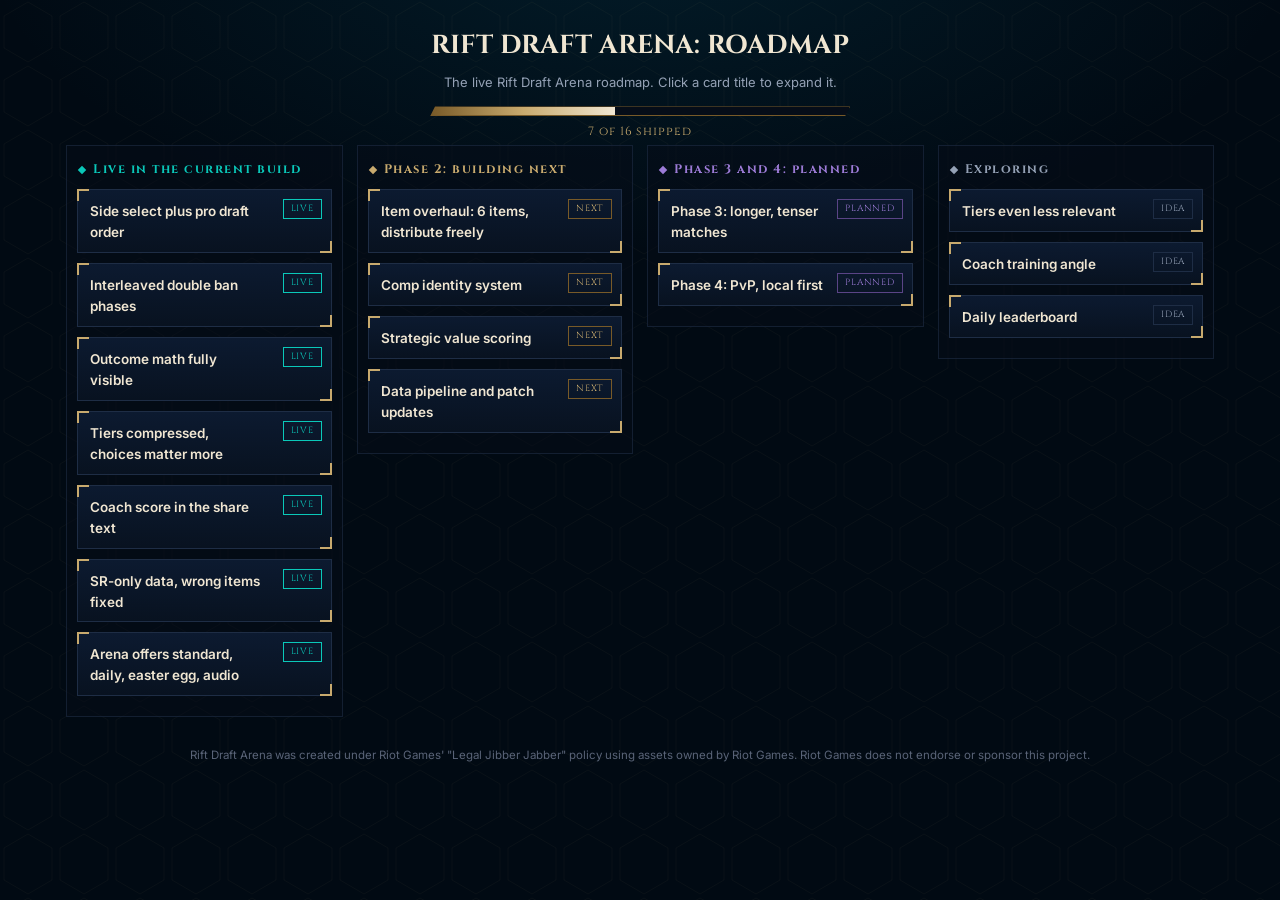
<file: roadmap.html>
<!DOCTYPE html>
<html lang="en">
<head>
<meta charset="UTF-8">
<meta name="viewport" content="width=device-width, initial-scale=1.0">
<title>Rift Draft Arena: Roadmap</title>
<link rel="preconnect" href="https://fonts.googleapis.com">
<link rel="preconnect" href="https://fonts.gstatic.com" crossorigin>
<link href="https://fonts.googleapis.com/css2?family=Cinzel:wght@600;700&family=Inter:wght@400;500;600&display=swap" rel="stylesheet">
<style>
:root{
  --bg:#010A13;--panel:#0A1428;--panel2:#060D18;--line:#1E2D45;
  --gold:#C8AA6E;--gold-bright:#F0E6D2;--gold-dim:#785A28;
  --blue:#0AC8B9;--red:#E84057;--purple:#9c7bd6;--text:#94A1B5;
}
*{box-sizing:border-box;margin:0;padding:0}
body{font-family:'Inter',system-ui,sans-serif;background:
  radial-gradient(1100px 540px at 50% -8%, rgba(10,110,140,.18), rgba(1,10,19,0) 60%),var(--bg);
  color:#C4CEDC;font-size:14px;line-height:1.55;min-height:100vh;padding-bottom:60px}
body::before{content:"";position:fixed;inset:0;pointer-events:none;
  background:url('data:image/svg+xml;utf8,<svg xmlns="http://www.w3.org/2000/svg" width="56" height="64" viewBox="0 0 56 64"><path d="M28 2 52 16v32L28 62 4 48V16Z" fill="none" stroke="%23C8AA6E" stroke-opacity="0.045"/></svg>') repeat}
.wrap{max-width:1180px;margin:0 auto;padding:26px 16px;position:relative}
h1{font-family:'Cinzel',serif;color:var(--gold-bright);font-size:26px;text-align:center}
.sub{text-align:center;color:var(--text);margin:6px 0 4px;font-size:13px}
.progress{max-width:420px;margin:14px auto 4px;text-align:center}
.pbar{height:10px;background:var(--panel2);border:1px solid var(--gold-dim);clip-path:polygon(5px 0,100% 0,calc(100% - 5px) 100%,0 100%)}
.pbar i{display:block;height:100%;background:linear-gradient(90deg,#785A28,#C8AA6E,#F0E6D2);transition:width .4s}
.pct{font-family:'Cinzel',serif;color:var(--gold);font-size:12px;margin-top:6px;letter-spacing:.08em}
.toolbar{display:flex;gap:10px;justify-content:center;flex-wrap:wrap;margin:16px 0 22px}
.btn{font-family:'Cinzel',serif;font-size:11px;letter-spacing:.1em;text-transform:uppercase;
  background:linear-gradient(180deg,#10243c,#0a1626);border:1px solid var(--gold-dim);color:#CDBE91;
  padding:9px 18px;cursor:pointer;transition:all .15s}
.btn:hover{border-color:var(--gold);color:var(--gold-bright);box-shadow:0 0 12px rgba(200,170,110,.3)}
.btn.ghost{background:linear-gradient(180deg,#0b1626,#070f1c);border-color:var(--line);color:var(--text)}
.btn.ghost:hover{border-color:var(--gold-dim);color:var(--gold-bright)}
.btn.tiny{padding:4px 9px;font-size:10px;letter-spacing:.06em}
.cols{display:grid;grid-template-columns:repeat(auto-fit,minmax(260px,1fr));gap:14px;align-items:start}
.col{background:rgba(6,13,24,.5);border:1px solid rgba(30,45,69,.6);padding:10px;min-height:140px;transition:outline .1s;outline:1px dashed transparent}
.col.dragover{outline:1px dashed var(--gold);background:rgba(200,170,110,.04)}
.col h2{font-family:'Cinzel',serif;font-size:12.5px;letter-spacing:.12em;margin:4px 2px 10px;display:flex;align-items:center;gap:8px}
.col h2::before{content:"";width:6px;height:6px;transform:rotate(45deg);background:currentColor;flex:none}
.col[data-s="done"] h2{color:var(--blue)} .col[data-s="next"] h2{color:var(--gold)}
.col[data-s="plan"] h2{color:var(--purple)} .col[data-s="idea"] h2{color:var(--text)}
.addbtn{width:100%;margin-top:4px;background:none;border:1px dashed var(--line);color:var(--text);
  font-family:'Cinzel',serif;font-size:10.5px;letter-spacing:.1em;text-transform:uppercase;padding:8px;cursor:pointer}
.addbtn:hover{border-color:var(--gold-dim);color:var(--gold-bright)}
.card{background:linear-gradient(180deg,#0c1a30,#081220);border:1px solid var(--line);padding:11px 12px 9px;margin-bottom:10px;position:relative;transition:border-color .15s,opacity .15s}
.card:hover{border-color:var(--gold)}
.card.dragging{opacity:.4}
.card::before{content:"";position:absolute;top:-1px;left:-1px;width:10px;height:10px;border-top:2px solid var(--gold);border-left:2px solid var(--gold);pointer-events:none}
.card::after{content:"";position:absolute;bottom:-1px;right:-1px;width:10px;height:10px;border-bottom:2px solid var(--gold);border-right:2px solid var(--gold);pointer-events:none}
.card b.title{color:var(--gold-bright);font-weight:600;font-size:13.5px;display:block;padding-right:56px;cursor:pointer}
.pill{position:absolute;top:9px;right:9px;font-family:'Cinzel',serif;font-size:9px;letter-spacing:.08em;padding:2px 7px;border:1px solid}
.p-done{color:var(--blue);border-color:var(--blue)}
.p-next{color:var(--gold);border-color:var(--gold-dim)}
.p-plan{color:var(--purple);border-color:#5a4486}
.p-idea{color:var(--text);border-color:var(--line)}
.det{display:none;margin-top:8px;font-size:12.5px;color:var(--text);border-top:1px solid var(--line);padding-top:8px}
.card.open .det{display:block}
.det .src{color:#7f8ba0;font-style:italic;display:block;margin-bottom:6px}
.cbtns{display:flex;gap:5px;margin-top:9px;flex-wrap:wrap}
.cbtns .btn{padding:3px 8px;font-size:9.5px;letter-spacing:.05em}
.cbtns .spacer{flex:1}
.editform label{display:block;font-family:'Cinzel',serif;font-size:10px;letter-spacing:.08em;color:var(--gold);margin:8px 0 3px;text-transform:uppercase}
.editform input,.editform textarea{width:100%;background:var(--panel2);border:1px solid var(--line);color:#E8EDF5;
  font-family:'Inter',sans-serif;font-size:13px;padding:7px 9px}
.editform input:focus,.editform textarea:focus{outline:none;border-color:var(--blue)}
.editform textarea{resize:vertical;min-height:54px}
.hint{text-align:center;color:#5a6478;font-size:11.5px;margin-top:10px}
.foot{text-align:center;color:#5a6478;font-size:11.5px;margin-top:30px}
input[type=file]{display:none}
@media(prefers-reduced-motion:reduce){.pbar i{transition:none}}
</style>
</head>
<body>
<div class="wrap">
  <h1>RIFT DRAFT ARENA: ROADMAP</h1>
  <p class="sub">Drag cards between columns, click a title to expand, edit anything. Save downloads a file, Load restores it.</p>
  <div class="progress"><div class="pbar"><i id="pfill"></i></div><div class="pct" id="ptxt"></div></div>
  <div class="toolbar">
    <button class="btn" id="saveBtn">Save to file</button>
    <button class="btn ghost" id="loadBtn">Load from file</button>
    <button class="btn ghost" id="resetBtn">Reset to defaults</button>
    <input type="file" id="loadInput" accept="application/json,.json">
  </div>
  <div class="cols" id="board"></div>
  <p class="hint">Changes live in this tab until you hit Save. Keep roadmap-data.json next to this file and Load it when you come back.</p>
  <p class="foot">Rift Draft Arena was created under Riot Games' "Legal Jibber Jabber" policy using assets owned by Riot Games. Riot Games does not endorse or sponsor this project.</p>
</div>
<script>
"use strict";
/* Read-only by default. Open roadmap.html?edit to enable editing, dragging and Save/Load. */
var EDIT=/[?&]edit\b/i.test(location.search)||/(^|#)edit\b/i.test(location.hash);
var DEFAULTS=[
 {s:"done",t:"Side select plus pro draft order",n:"Choose blue or red side, one or two picks at once like championship drafting.",d:"Blue or Red choice before every game. Full tournament sequence: B-R alternating bans (3 each), picks B, RR, BB, R, second ban round R-B-R-B (2 each), then picks R, BB, R. Blue always opens, Red always closes."},
 {s:"done",t:"Interleaved double ban phases",n:"Ban phase intertwined with drafting, second ban phase of 2 each, like pro play.",d:"Both ban rounds sit inside the draft flow on one screen, with live ban rows for both teams. Your bans use the full searchable grid, your picks use the 3-option arena offers."},
 {s:"done",t:"Outcome math fully visible",n:"How do I calc the outcome? Show more detail on how the AI scored so losing makes sense.",d:"The Math panel in every post game: the full formula, your totals and the enemy totals side by side (tiers, synergy, counters, items), the enemy item verdicts, and the exact phase rolls (you 78 rolled 81, enemy 74 rolled 70). Your nerd friend can recalculate every result."},
 {s:"done",t:"Tiers compressed, choices matter more",n:"It feels like the tier list matters more than strategic picking. Maybe tiers should be less relevant.",d:"Tier points went from a 6.5 point spread per champ to 4 (S=9 down to D=5). Max tier gap between teams is now 20 points while synergy, counters and items can swing over 60. First step, more rebalance lands with the Phase 2 scoring rework."},
 {s:"done",t:"Coach score in the share text",n:"Power 61 vs 83, items 15/25. But what does that say about how good you do?",d:"Share and result banner now lead with a Coach score (0 to 100, plus a letter grade) computed only from what you control: 45 percent items, 40 percent synergy, 15 percent counters. Tier luck excluded. Side and phase squares included."},
 {s:"done",t:"SR-only data, wrong items fixed",n:"Opportunity is Arena only, Trinity was not buffed on SR, Locke is not in the game.",d:"Verified against the official 26.12 notes: every item change that patch sits under the Arena header, zero SR item changes. Game corrected: Opportunity replaced by Youmuu's Ghostblade, all false buffed-in-26.12 labels removed, 26.11 SR support item labels kept, Locke removed from the pool, real 26.12 SR champion notes added (Aatrox to Yuumi)."},
 {s:"done",t:"Arena offers standard, daily, easter egg, audio",n:"Earlier feedback rolled in.",d:"3 random options with 2 rerolls is simply how drafting works now. Daily challenge with shared AI seed. Hextech chest easter egg with Hextech Heist. Warriors Of The Flame as soundtrack, volume sliders, League style UI pass."},
 {s:"next",t:"Item overhaul: 6 items, distribute freely",n:"6 items total, max 2 per champion, distribute strategically to the champs that matter most for the comp.",d:"Item budget of 6 across the team, hard cap 2 per champion. Stacking your win condition becomes a real decision. Item pool rebuilt from verified Summoner's Rift data, each entry with a patch reference so nothing stale slips in again."},
 {s:"next",t:"Comp identity system",n:"Choose how the team plays: protect the carry, skirmish, teamfight, scaling, early game, objectives. Less synergy punishment when that was the plan.",d:"Declare your game plan at draft start. Synergy is then scored against that plan, not one universal mold: a poke comp without frontline is fine, a declared frontline comp without tanks gets punished extra hard, nailing your plan pays out extra. This replaces the current one-size-fits-all synergy table."},
 {s:"next",t:"Strategic value scoring",n:"Score points not just on tier list champs but on strategic value. How do we determine this?",d:"With identities and the 6-item budget in place: plan fit, item allocation quality and counter play become the main score drivers, tier points become the floor, not the ceiling. Balance verified by simulation before shipping, same as the draft engine."},
 {s:"next",t:"Data pipeline and patch updates",n:"How do I keep items, champs, buffs and nerfs up to date?",d:"Step one shipped: the SR item importer (sr-item-importer.html) pulls live Data Dragon data, filters map 11 (Classic Summoner's Rift), and exports sr-items.json with stats per item. Next: the game consumes that JSON as its item pool with a visible version label, the champion roster autoloads from ddragon, and each patch we walk the official notes (SR sections only) together for tiers and notes."},
 {s:"plan",t:"Phase 3: longer, tenser matches",n:"The fighting part is really short, the dots get pushed back fast, you see it is cooked early and then you are bored.",d:"Match restructured into more beats: lane phase, first objective, mid game skirmish, Baron, final fight. Smaller map pushes per beat, comeback shutdown mechanics so a lost early game stays winnable, running gold lead bar instead of an instant verdict, pacing with actual suspense."},
 {s:"plan",t:"Phase 4: PvP, local first",n:"A mode where both people pick teams and fight it out. Local play first, then explore online. No clue how to code that safely hahaha.",d:"Hotseat first: drafts are public in real League anyway, so alternating turns on one device works naturally, item phase taken in turns. Online step two: correspondence codes (exchange a compact state string per turn, deterministic sim resolves identically on both ends, zero server). Step three optional: a tiny WebSocket relay (about 30 lines of Node) that only forwards schema-validated draft messages, no accounts, no storage."},
 {s:"idea",t:"Tiers even less relevant",n:"This is something to explore.",d:"After Phase 2 lands, run the sims again and test variants where tiers only break ties. If knowledge-based play stays rewarding without them dominating, push further."},
 {s:"idea",t:"Coach training angle",n:"If this works well maybe coaches can finally learn how to draft properly.",d:"The math panel plus comp identities is basically a draft trainer already. Possible later: scenario mode (here is the enemy comp, fix the draft), and exportable post game reports. Worth revisiting once Phase 2 proves out, also interesting for your own training work."},
 {s:"idea",t:"Daily leaderboard",n:"Follow-up on the viral angle.",d:"Coach scores on the daily are comparable. A shared leaderboard needs a tiny backend, so this rides along with the Phase 4 online work if that happens."}
];
var COLS=[["done","Live in the current build"],["next","Phase 2: building next"],["plan","Phase 3 and 4: planned"],["idea","Exploring"]];
var ORDER=["done","next","plan","idea"];
var PILLS={done:["LIVE","p-done"],next:["NEXT","p-next"],plan:["PLANNED","p-plan"],idea:["IDEA","p-idea"]};
var state={items:[]}, editingId=null, draggingId=null, openIds={}, idSeq=1;

function freshDefaults(){
  return DEFAULTS.map(function(x){return {id:"c"+(idSeq++),s:x.s,t:x.t,n:x.n,d:x.d};});
}
function esc(s){
  return String(s==null?"":s).replace(/&/g,"&amp;").replace(/</g,"&lt;").replace(/>/g,"&gt;").replace(/"/g,"&quot;");
}
function byCol(s){return state.items.filter(function(i){return i.s===s;});}

function render(){
  var board=document.getElementById("board");
  board.innerHTML="";
  COLS.forEach(function(c){
    var col=document.createElement("div");
    col.className="col";col.dataset.s=c[0];
    col.innerHTML="<h2>"+c[1]+"</h2>";
    byCol(c[0]).forEach(function(item){ col.appendChild(makeCard(item)); });
    if(EDIT){
      var add=document.createElement("button");
      add.className="addbtn";add.textContent="+ Add card";
      add.addEventListener("click",function(){
        var it={id:"c"+(idSeq++),s:c[0],t:"New card",n:"",d:""};
        state.items.push(it);editingId=it.id;render();
      });
      col.appendChild(add);
      col.addEventListener("dragover",function(e){e.preventDefault();col.classList.add("dragover");});
      col.addEventListener("dragleave",function(){col.classList.remove("dragover");});
      col.addEventListener("drop",function(e){
        e.preventDefault();col.classList.remove("dragover");
        dropMove(c[0],null);
      });
    }
    board.appendChild(col);
  });
  var done=byCol("done").length;
  document.getElementById("pfill").style.width=(state.items.length?Math.round(100*done/state.items.length):0)+"%";
  document.getElementById("ptxt").textContent=done+" of "+state.items.length+" shipped";
}

function makeCard(item){
  var d=document.createElement("div");
  d.className="card"+(openIds[item.id]?" open":"");
  if(editingId===item.id){ d.appendChild(editForm(item)); return d; }
  if(EDIT)d.draggable=true;
  var p=PILLS[item.s];
  d.innerHTML='<span class="pill '+p[1]+'">'+p[0]+'</span>'+
    '<b class="title">'+esc(item.t)+'</b>'+
    '<div class="det">'+(item.n?'<span class="src">Note: "'+esc(item.n)+'"</span>':'')+esc(item.d)+'</div>';
  d.querySelector(".title").addEventListener("click",function(){
    openIds[item.id]=!openIds[item.id];render();
  });
  if(EDIT){
    var btns=document.createElement("div");btns.className="cbtns";
    btns.innerHTML='<button class="btn ghost" data-a="left">&#9664;</button>'+
      '<button class="btn ghost" data-a="right">&#9654;</button>'+
      '<span class="spacer"></span>'+
      '<button class="btn ghost" data-a="edit">Edit</button>'+
      '<button class="btn ghost" data-a="del">Del</button>';
    d.appendChild(btns);
    btns.addEventListener("click",function(e){
      var a=e.target.dataset&&e.target.dataset.a;
      if(!a)return;
      e.stopPropagation();
      if(a==="edit"){editingId=item.id;render();}
      else if(a==="del"){
        if(confirm('Delete "'+item.t+'"?')){
          state.items=state.items.filter(function(x){return x.id!==item.id;});render();
        }
      }
      else{
        var idx=ORDER.indexOf(item.s)+(a==="left"?-1:1);
        if(idx>=0&&idx<ORDER.length){item.s=ORDER[idx];render();}
      }
    });
    d.addEventListener("dragstart",function(e){
      draggingId=item.id;d.classList.add("dragging");
      e.dataTransfer.setData("text/plain",item.id);
      e.dataTransfer.effectAllowed="move";
    });
    d.addEventListener("dragend",function(){draggingId=null;d.classList.remove("dragging");render();});
    d.addEventListener("dragover",function(e){e.preventDefault();e.stopPropagation();});
    d.addEventListener("drop",function(e){
      e.preventDefault();e.stopPropagation();
      dropMove(item.s,item.id);
    });
  }
  return d;
}

function dropMove(targetStatus,beforeId){
  if(!draggingId)return;
  var i=state.items.findIndex(function(x){return x.id===draggingId;});
  if(i<0)return;
  var it=state.items.splice(i,1)[0];
  it.s=targetStatus;
  if(beforeId&&beforeId!==it.id){
    var j=state.items.findIndex(function(x){return x.id===beforeId;});
    state.items.splice(j<0?state.items.length:j,0,it);
  } else {
    state.items.push(it);
  }
  draggingId=null;render();
}

function editForm(item){
  var f=document.createElement("div");f.className="editform";
  f.innerHTML='<label>Title</label><input id="ef_t" value="'+esc(item.t)+'">'+
    '<label>Your note (shown in italics)</label><textarea id="ef_n">'+esc(item.n)+'</textarea>'+
    '<label>Plan / details</label><textarea id="ef_d">'+esc(item.d)+'</textarea>';
  var btns=document.createElement("div");btns.className="cbtns";
  btns.innerHTML='<button class="btn" data-a="save">Save</button><button class="btn ghost" data-a="cancel">Cancel</button>';
  btns.addEventListener("click",function(e){
    var a=e.target.dataset&&e.target.dataset.a;
    if(!a)return;
    if(a==="save"){
      item.t=f.querySelector("#ef_t").value.trim()||"Untitled";
      item.n=f.querySelector("#ef_n").value.trim();
      item.d=f.querySelector("#ef_d").value.trim();
    }
    editingId=null;render();
  });
  f.appendChild(btns);
  return f;
}

document.getElementById("saveBtn").addEventListener("click",function(){
  var out={v:1,app:"rift-draft-arena-roadmap",savedAt:new Date().toISOString(),items:state.items};
  var blob=new Blob([JSON.stringify(out,null,2)],{type:"application/json"});
  var a=document.createElement("a");
  a.href=URL.createObjectURL(blob);
  a.download="roadmap-data.json";
  document.body.appendChild(a);a.click();a.remove();
  setTimeout(function(){URL.revokeObjectURL(a.href);},2000);
});
document.getElementById("loadBtn").addEventListener("click",function(){
  document.getElementById("loadInput").click();
});
document.getElementById("loadInput").addEventListener("change",function(e){
  var file=e.target.files&&e.target.files[0];
  if(!file)return;
  var r=new FileReader();
  r.onload=function(){
    try{
      var data=JSON.parse(r.result);
      if(!data||!Array.isArray(data.items))throw new Error("no items array");
      var ok=data.items.every(function(x){return x&&typeof x.t==="string"&&ORDER.indexOf(x.s)>=0;});
      if(!ok)throw new Error("bad item shape");
      data.items.forEach(function(x){ if(!x.id)x.id="c"+(idSeq++); });
      state.items=data.items;editingId=null;openIds={};render();
    }catch(err){
      alert("Could not load that file: "+err.message);
    }
  };
  r.readAsText(file);
  e.target.value="";
});
document.getElementById("resetBtn").addEventListener("click",function(){
  if(confirm("Reset the board to the built-in defaults? Unsaved changes are lost.")){
    state.items=freshDefaults();editingId=null;openIds={};render();
  }
});

if(!EDIT){
  var _tb=document.querySelector(".toolbar"); if(_tb)_tb.style.display="none";
  var _hint=document.querySelector(".hint"); if(_hint)_hint.style.display="none";
  var _sub=document.querySelector(".sub"); if(_sub)_sub.textContent="The live Rift Draft Arena roadmap. Click a card title to expand it.";
}
function init(){
  if(typeof fetch!=="function"){state.items=freshDefaults();render();return;}
  fetch("roadmap-data.json",{cache:"no-store"})
    .then(function(r){if(!r.ok)throw new Error("status "+r.status);return r.json();})
    .then(function(data){
      if(!data||!Array.isArray(data.items))throw new Error("no items array");
      var ok=data.items.every(function(x){return x&&typeof x.t==="string"&&ORDER.indexOf(x.s)>=0;});
      if(!ok)throw new Error("bad item shape");
      data.items.forEach(function(x){if(!x.id)x.id="c"+(idSeq++);});
      state.items=data.items;editingId=null;openIds={};render();
    })
    .catch(function(){state.items=freshDefaults();render();});
}
init();
</script>
</body>
</html>
</file>
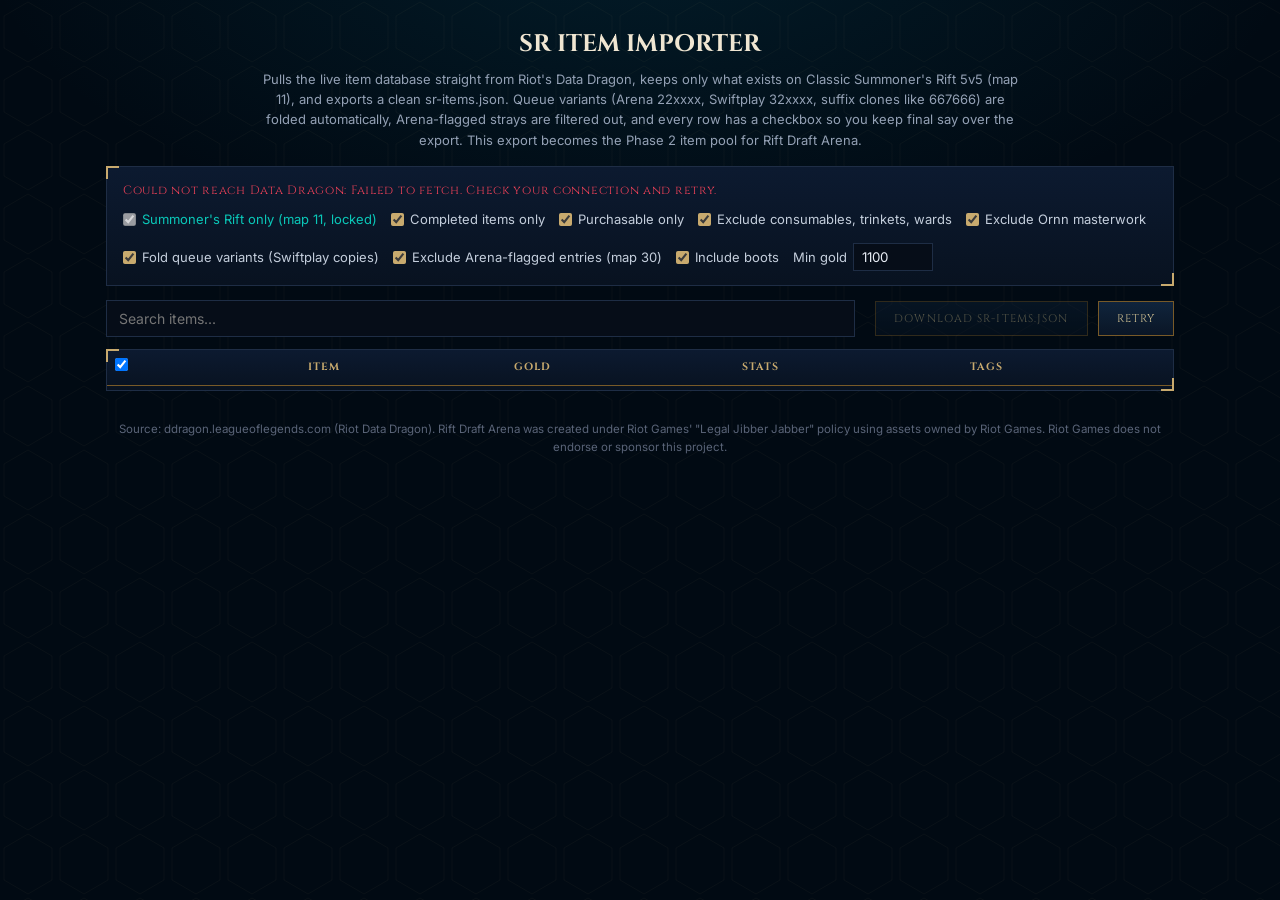
<file: sr-item-importer.html>
<!DOCTYPE html>
<html lang="en">
<head>
<meta charset="UTF-8">
<meta name="viewport" content="width=device-width, initial-scale=1.0">
<title>Rift Draft Arena: SR Item Importer</title>
<link rel="preconnect" href="https://fonts.googleapis.com">
<link rel="preconnect" href="https://fonts.gstatic.com" crossorigin>
<link href="https://fonts.googleapis.com/css2?family=Cinzel:wght@600;700&family=Inter:wght@400;500;600&display=swap" rel="stylesheet">
<style>
:root{
  --bg:#010A13;--panel:#0A1428;--panel2:#060D18;--line:#1E2D45;
  --gold:#C8AA6E;--gold-bright:#F0E6D2;--gold-dim:#785A28;
  --blue:#0AC8B9;--red:#E84057;--text:#94A1B5;
}
*{box-sizing:border-box;margin:0;padding:0}
body{font-family:'Inter',system-ui,sans-serif;background:
  radial-gradient(1100px 540px at 50% -8%, rgba(10,110,140,.18), rgba(1,10,19,0) 60%),var(--bg);
  color:#C4CEDC;font-size:14px;line-height:1.55;min-height:100vh;padding-bottom:60px}
body::before{content:"";position:fixed;inset:0;pointer-events:none;
  background:url('data:image/svg+xml;utf8,<svg xmlns="http://www.w3.org/2000/svg" width="56" height="64" viewBox="0 0 56 64"><path d="M28 2 52 16v32L28 62 4 48V16Z" fill="none" stroke="%23C8AA6E" stroke-opacity="0.045"/></svg>') repeat}
.wrap{max-width:1100px;margin:0 auto;padding:26px 16px;position:relative}
h1{font-family:'Cinzel',serif;color:var(--gold-bright);font-size:24px;text-align:center}
.sub{text-align:center;color:var(--text);margin:6px auto 16px;font-size:13px;max-width:760px}
.panel{background:linear-gradient(180deg,#0c1a30,#081220);border:1px solid var(--line);padding:14px 16px;margin-bottom:14px;position:relative}
.panel::before{content:"";position:absolute;top:-1px;left:-1px;width:11px;height:11px;border-top:2px solid var(--gold);border-left:2px solid var(--gold)}
.panel::after{content:"";position:absolute;bottom:-1px;right:-1px;width:11px;height:11px;border-bottom:2px solid var(--gold);border-right:2px solid var(--gold)}
.status{font-family:'Cinzel',serif;font-size:12px;letter-spacing:.06em;color:var(--gold)}
.status.err{color:var(--red)}
.filters{display:flex;gap:14px;flex-wrap:wrap;align-items:center;margin-top:10px;font-size:13px}
.filters label{display:flex;gap:6px;align-items:center;cursor:pointer}
.filters input[type=checkbox]{accent-color:var(--gold)}
.filters input[type=number]{width:80px;background:var(--panel2);border:1px solid var(--line);color:#E8EDF5;padding:5px 8px;font-family:inherit}
.filters .lock{color:var(--blue)}
.bar{display:flex;gap:10px;flex-wrap:wrap;align-items:center;margin-bottom:12px}
.search{flex:1;min-width:180px;background:var(--panel2);border:1px solid var(--line);color:#E8EDF5;padding:9px 12px;font-family:inherit;font-size:14px}
.search:focus{outline:none;border-color:var(--blue)}
.btn{font-family:'Cinzel',serif;font-size:11px;letter-spacing:.1em;text-transform:uppercase;
  background:linear-gradient(180deg,#10243c,#0a1626);border:1px solid var(--gold-dim);color:#CDBE91;
  padding:9px 18px;cursor:pointer;transition:all .15s}
.btn:hover:not(:disabled){border-color:var(--gold);color:var(--gold-bright);box-shadow:0 0 12px rgba(200,170,110,.3)}
.btn:disabled{opacity:.4;cursor:not-allowed}
.count{font-size:12.5px;color:var(--text)}
table{width:100%;border-collapse:collapse;font-size:13px}
th{font-family:'Cinzel',serif;font-size:10.5px;letter-spacing:.1em;text-transform:uppercase;color:var(--gold);
  text-align:left;padding:8px 8px;border-bottom:1px solid var(--gold-dim)}
td{padding:7px 8px;border-bottom:1px solid var(--line);vertical-align:middle}
tr.item{cursor:pointer}
tr.item:hover td{background:rgba(200,170,110,.05)}
td img{width:30px;height:30px;display:block;border:1px solid var(--gold-dim)}
td .nm{color:var(--gold-bright);font-weight:600}
td .id{color:#5a6478;font-size:11px}
td .gold{color:var(--gold)}
tr.desc td{background:var(--panel2);color:var(--text);font-size:12.5px;padding:10px 12px}
.tags span{display:inline-block;border:1px solid var(--line);color:var(--text);font-size:10.5px;padding:1px 6px;margin:1px 2px 1px 0}
.foot{text-align:center;color:#5a6478;font-size:11.5px;margin-top:30px}
</style>
</head>
<body>
<div class="wrap">
  <h1>SR ITEM IMPORTER</h1>
  <p class="sub">Pulls the live item database straight from Riot's Data Dragon, keeps only what exists on Classic Summoner's Rift 5v5 (map 11), and exports a clean sr-items.json. Queue variants (Arena 22xxxx, Swiftplay 32xxxx, suffix clones like 667666) are folded automatically, Arena-flagged strays are filtered out, and every row has a checkbox so you keep final say over the export. This export becomes the Phase 2 item pool for Rift Draft Arena.</p>

  <div class="panel">
    <div class="status" id="status">Loading...</div>
    <div class="filters">
      <label class="lock"><input type="checkbox" checked disabled> Summoner's Rift only (map 11, locked)</label>
      <label><input type="checkbox" id="fComplete" checked> Completed items only</label>
      <label><input type="checkbox" id="fBuy" checked> Purchasable only</label>
      <label><input type="checkbox" id="fNoCons" checked> Exclude consumables, trinkets, wards</label>
      <label><input type="checkbox" id="fNoOrnn" checked> Exclude Ornn masterwork</label>
      <label><input type="checkbox" id="fDedupe" checked> Fold queue variants (Swiftplay copies)</label>
      <label><input type="checkbox" id="fNoArena" checked> Exclude Arena-flagged entries (map 30)</label>
      <label><input type="checkbox" id="fBoots" checked> Include boots</label>
      <label>Min gold <input type="number" id="fGold" value="1100" min="0" step="100"></label>
    </div>
  </div>

  <div class="bar">
    <input class="search" id="q" placeholder="Search items..." autocomplete="off">
    <span class="count" id="count"></span>
    <button class="btn" id="exportBtn" disabled>Download sr-items.json</button>
    <button class="btn" id="retryBtn" style="display:none">Retry</button>
  </div>

  <div class="panel" style="padding:0 0 4px">
    <table>
      <thead><tr><th><input type="checkbox" id="selAll" checked title="Select or deselect all visible"></th><th></th><th>Item</th><th>Gold</th><th>Stats</th><th>Tags</th></tr></thead>
      <tbody id="rows"></tbody>
    </table>
  </div>

  <p class="foot">Source: ddragon.leagueoflegends.com (Riot Data Dragon). Rift Draft Arena was created under Riot Games' "Legal Jibber Jabber" policy using assets owned by Riot Games. Riot Games does not endorse or sponsor this project.</p>
</div>
<script>
"use strict";
var VERSION=null, ALL=[], BYID={}, ROWS=[], Q="";
var EXCLUDED=new Set();
var FOLDED=0;
function updateCount(){
  var sel=selectedRows().length;
  document.getElementById("count").textContent=ROWS.length+" items match, "+sel+" selected"+(FOLDED>0?" ("+FOLDED+" variants folded)":"");
  document.getElementById("exportBtn").disabled=sel===0;
}
function selectedRows(){return ROWS.filter(function(it){return !EXCLUDED.has(it.id);});}
var STATMAP={
  FlatHPPoolMod:["hp",1],FlatMPPoolMod:["mana",1],
  FlatPhysicalDamageMod:["ad",1],FlatMagicDamageMod:["ap",1],
  FlatArmorMod:["armor",1],FlatSpellBlockMod:["mr",1],
  PercentAttackSpeedMod:["attackSpeedPct",100],FlatCritChanceMod:["critChancePct",100],
  PercentLifeStealMod:["lifeStealPct",100],FlatMovementSpeedMod:["moveSpeed",1],
  PercentMovementSpeedMod:["moveSpeedPct",100],FlatHPRegenMod:["hpRegen",1]
};
function esc(s){
  return String(s==null?"":s).replace(/&/g,"&amp;").replace(/</g,"&lt;").replace(/>/g,"&gt;").replace(/"/g,"&quot;");
}
function setStatus(msg,err){
  var el=document.getElementById("status");
  el.textContent=msg;
  el.className="status"+(err?" err":"");
}
function statsText(it){
  var m=(it.description||"").match(/<stats>([\s\S]*?)<\/stats>/);
  if(!m)return "";
  return m[1].replace(/<br\s*\/?>/g," | ").replace(/<[^>]+>/g,"").replace(/\s+/g," ").replace(/(\s*\|\s*)+$/,"").trim();
}
function descText(it){
  return (it.description||"").replace(/<br\s*\/?>/g," ").replace(/<[^>]+>/g,"").replace(/\s+/g," ").trim();
}
function statsRaw(it){
  var out={};
  Object.keys(it.stats||{}).forEach(function(k){
    var v=it.stats[k];
    if(!v)return;
    var map=STATMAP[k];
    if(map)out[map[0]]=Math.round(v*map[1]*100)/100;
    else out[k]=v;
  });
  return out;
}
function isVariant(it){
  var id=String(it.id);
  if(id.length<=4)return false;
  var pre=BYID[id.slice(2)];
  if(pre&&pre.name===it.name)return true;
  var suf=BYID[id.slice(0,-2)];
  if(suf&&suf.name===it.name)return true;
  return false;
}
function getFilters(){
  return {
    complete:document.getElementById("fComplete").checked,
    buy:document.getElementById("fBuy").checked,
    noCons:document.getElementById("fNoCons").checked,
    noOrnn:document.getElementById("fNoOrnn").checked,
    boots:document.getElementById("fBoots").checked,
    dedupe:document.getElementById("fDedupe").checked,
    noArena:document.getElementById("fNoArena").checked,
    minGold:parseInt(document.getElementById("fGold").value,10)||0
  };
}
function passes(it,F){
  if(!it.name)return false;
  if(!(it.maps&&it.maps["11"]===true))return false;
  if(F.noArena&&it.maps["30"]===true)return false;
  if(F.dedupe&&isVariant(it))return false;
  if(F.buy&&!(it.gold&&it.gold.purchasable))return false;
  if(F.buy&&it.inStore===false)return false;
  if(F.complete&&it.into&&it.into.length>0)return false;
  var tags=it.tags||[];
  if(F.noCons&&(it.consumed||tags.indexOf("Consumable")>=0||tags.indexOf("Trinket")>=0||tags.indexOf("Vision")>=0))return false;
  if(F.noOrnn&&it.requiredAlly)return false;
  if(!F.boots&&tags.indexOf("Boots")>=0)return false;
  if((it.gold?it.gold.total:0)<F.minGold)return false;
  if(Q&&it.name.toLowerCase().indexOf(Q)<0)return false;
  return true;
}
function apply(){
  var F=getFilters();
  ROWS=ALL.filter(function(it){return passes(it,F);});
  ROWS.sort(function(a,b){return a.name.localeCompare(b.name);});
  var tb=document.getElementById("rows");
  tb.innerHTML="";
  ROWS.forEach(function(it){
    var tr=document.createElement("tr");
    tr.className="item";
    var img="https://ddragon.leagueoflegends.com/cdn/"+VERSION+"/img/item/"+(it.image?it.image.full:it.id+".png");
    tr.innerHTML='<td><input type="checkbox" class="rowsel"'+(EXCLUDED.has(it.id)?"":" checked")+'></td>'+
      '<td><img loading="lazy" src="'+img+'" alt=""></td>'+
      '<td><span class="nm">'+esc(it.name)+'</span> <span class="id">#'+esc(it.id)+'</span></td>'+
      '<td class="gold">'+(it.gold?it.gold.total:0)+'</td>'+
      '<td>'+esc(statsText(it)||"(passive only)")+'</td>'+
      '<td class="tags">'+(it.tags||[]).map(function(t){return "<span>"+esc(t)+"</span>";}).join("")+'</td>';
    var cb=tr.querySelector(".rowsel");
    cb.addEventListener("click",function(e){e.stopPropagation();});
    cb.addEventListener("change",function(){
      if(cb.checked)EXCLUDED.delete(it.id);else EXCLUDED.add(it.id);
      updateCount();
    });
    tr.addEventListener("click",function(){
      var next=tr.nextElementSibling;
      if(next&&next.classList.contains("desc")){next.remove();return;}
      var dr=document.createElement("tr");
      dr.className="desc";
      dr.innerHTML='<td colspan="6">'+esc(descText(it)||"No description.")+'</td>';
      tr.after(dr);
    });
    tb.appendChild(tr);
  });
  var folded=0;
  if(F.dedupe){
    var F2=Object.assign({},F);F2.dedupe=false;
    folded=ALL.filter(function(it){return passes(it,F2);}).length-ROWS.length;
  }
  FOLDED=folded;
  updateCount();
}
function exportJson(){
  var F=getFilters();
  var out={
    source:"Riot Data Dragon item.json",
    version:VERSION,
    generatedAt:new Date().toISOString(),
    map:"11 (Summoner's Rift, Classic 5v5)",
    filters:F,
    count:selectedRows().length,
    excludedManually:ROWS.filter(function(it){return EXCLUDED.has(it.id);}).map(function(it){return Number(it.id);}),
    items:selectedRows().map(function(it){
      return {
        id:Number(it.id),
        name:it.name,
        gold:it.gold?{total:it.gold.total,sell:it.gold.sell}:null,
        statsText:statsText(it),
        statsRaw:statsRaw(it),
        tags:it.tags||[],
        plaintext:it.plaintext||"",
        descriptionText:descText(it),
        image:"https://ddragon.leagueoflegends.com/cdn/"+VERSION+"/img/item/"+(it.image?it.image.full:it.id+".png")
      };
    })
  };
  var blob=new Blob([JSON.stringify(out,null,2)],{type:"application/json"});
  var a=document.createElement("a");
  a.href=URL.createObjectURL(blob);
  a.download="sr-items-"+VERSION+".json";
  document.body.appendChild(a);a.click();a.remove();
  setTimeout(function(){URL.revokeObjectURL(a.href);},2000);
}
async function loadData(){
  document.getElementById("retryBtn").style.display="none";
  try{
    setStatus("Fetching latest game version...");
    var vres=await fetch("https://ddragon.leagueoflegends.com/api/versions.json");
    if(!vres.ok)throw new Error("versions request failed ("+vres.status+")");
    var versions=await vres.json();
    VERSION=versions[0];
    setStatus("Fetching item data for "+VERSION+"...");
    var ires=await fetch("https://ddragon.leagueoflegends.com/cdn/"+VERSION+"/data/en_US/item.json");
    if(!ires.ok)throw new Error("item request failed ("+ires.status+")");
    var raw=await ires.json();
    ALL=Object.keys(raw.data).map(function(id){
      var it=raw.data[id];it.id=id;return it;
    });
    BYID={};
    ALL.forEach(function(it){BYID[it.id]=it;});
    setStatus("Data Dragon "+VERSION+" loaded: "+ALL.length+" raw entries. Filters applied below.");
    apply();
  }catch(err){
    setStatus("Could not reach Data Dragon: "+err.message+". Check your connection and retry.",true);
    document.getElementById("retryBtn").style.display="inline-block";
  }
}
["fComplete","fBuy","fNoCons","fNoOrnn","fBoots","fDedupe"].forEach(function(id){
  document.getElementById(id).addEventListener("change",apply);
});
document.getElementById("fGold").addEventListener("input",apply);
document.getElementById("q").addEventListener("input",function(e){
  Q=e.target.value.toLowerCase();apply();
});
document.getElementById("selAll").addEventListener("change",function(){
  var on=this.checked;
  ROWS.forEach(function(it){ if(on)EXCLUDED.delete(it.id); else EXCLUDED.add(it.id); });
  apply();
});
document.getElementById("exportBtn").addEventListener("click",exportJson);
document.getElementById("retryBtn").addEventListener("click",loadData);
loadData();
</script>
</body>
</html>
</file>
